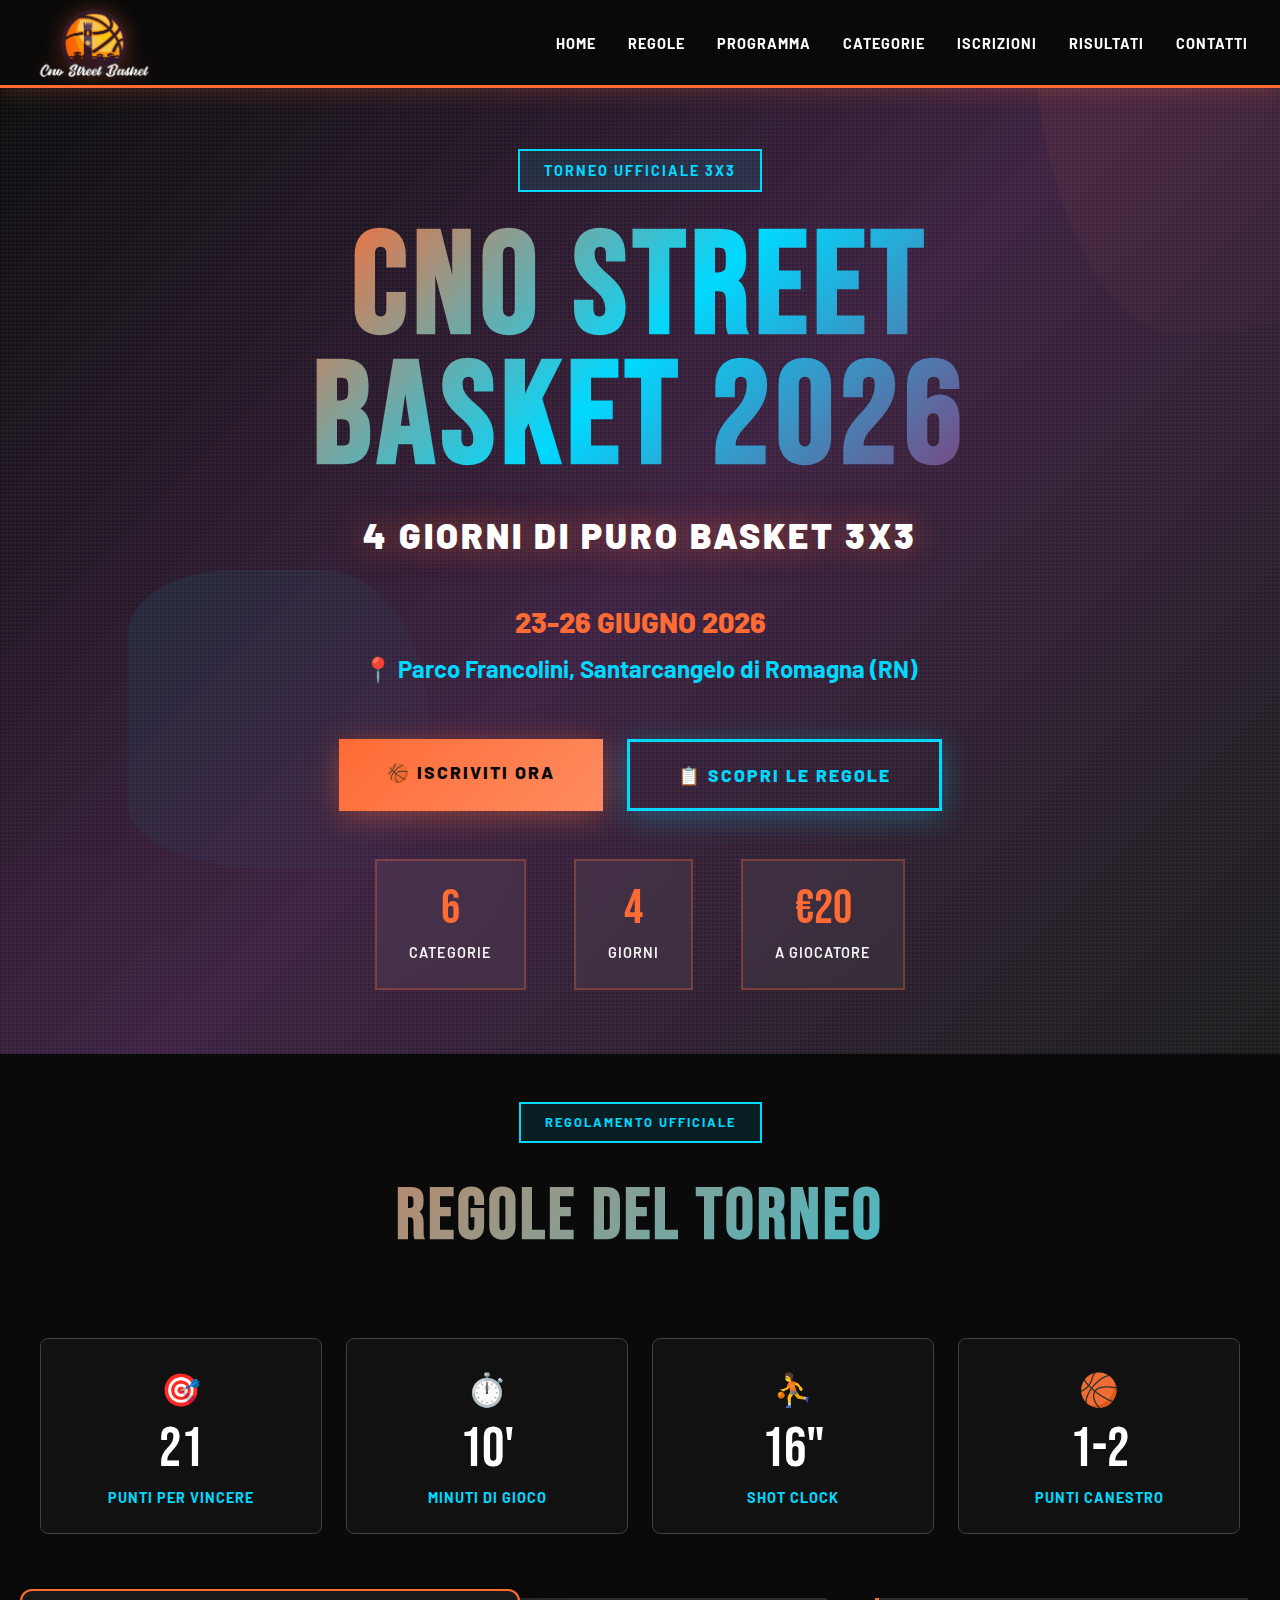
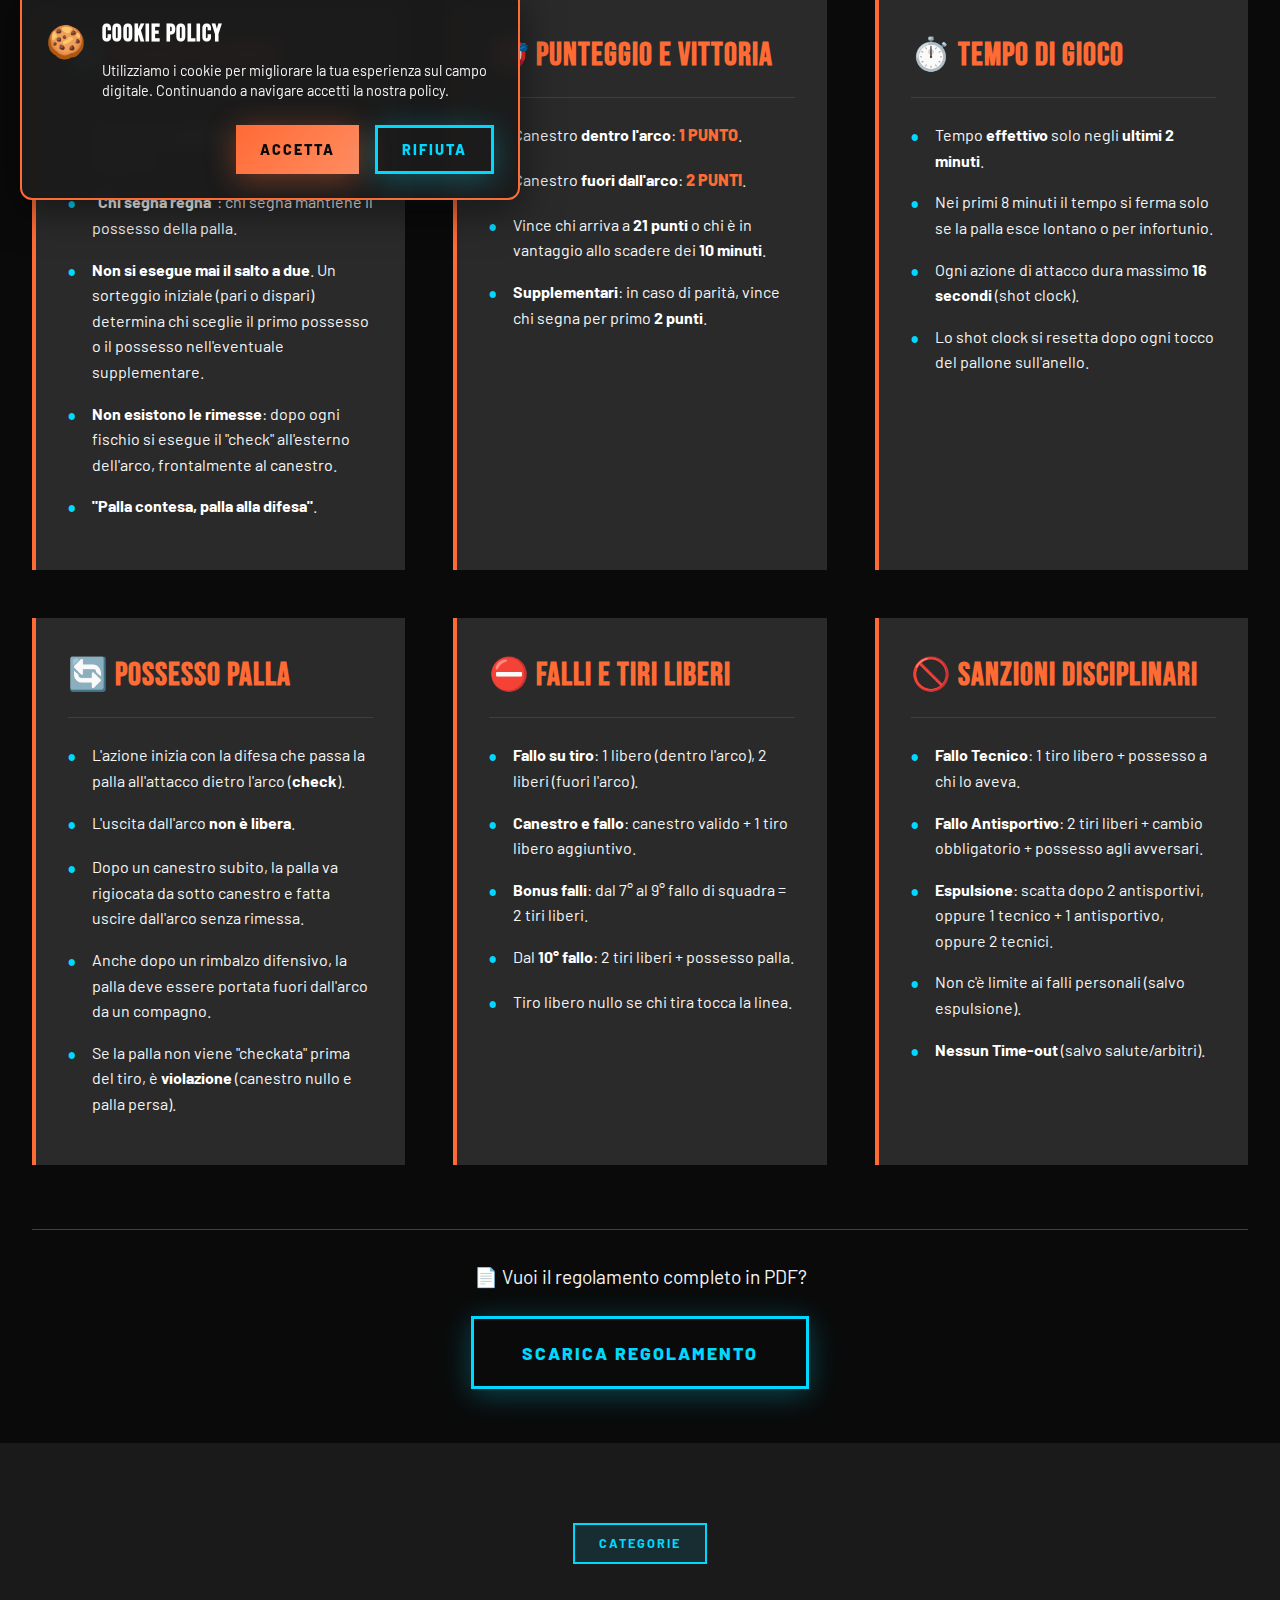
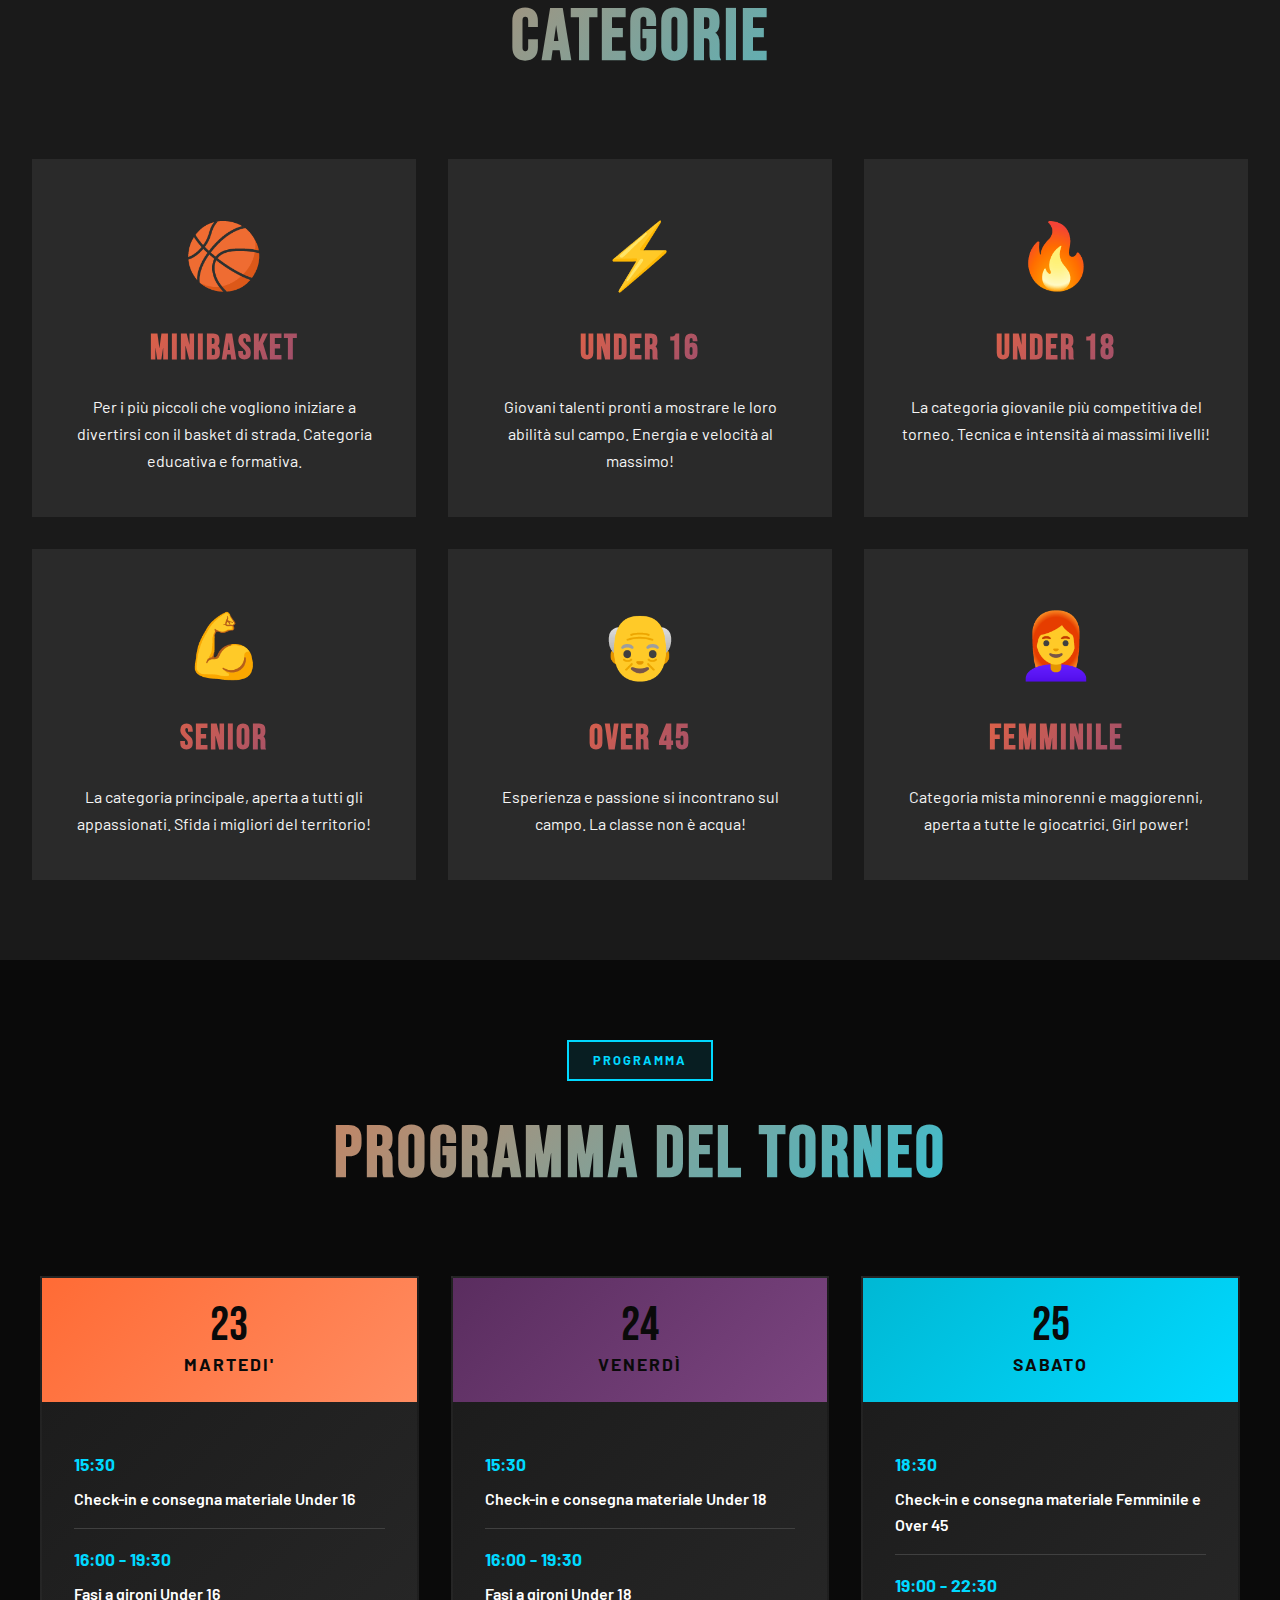
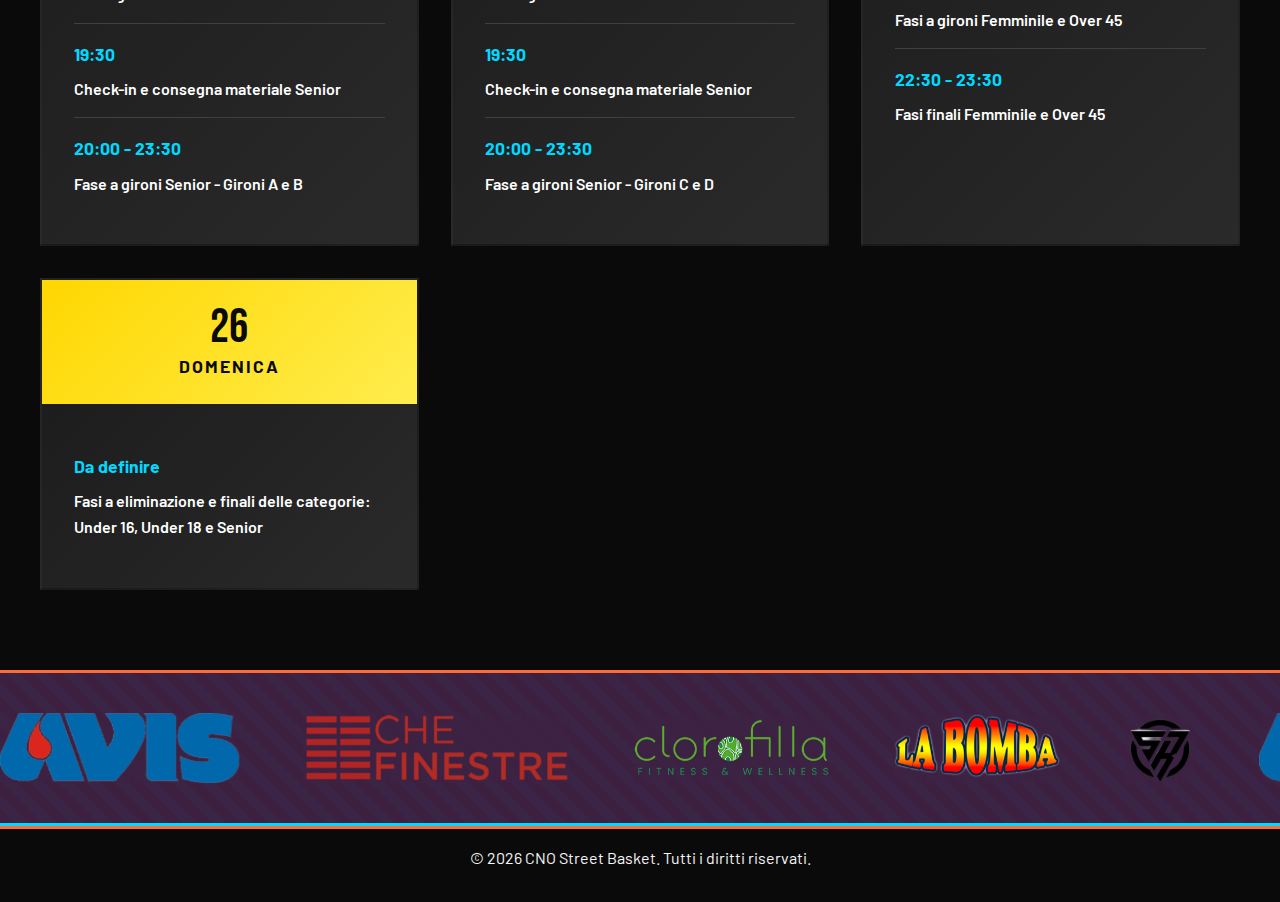
<file: index.html>
<!DOCTYPE html>
<html lang="it">
<head>
    <meta charset="UTF-8">
    <meta name="viewport" content="width=device-width, initial-scale=1.0">
    <title>CNO Street Basket 2026 | Torneo 3x3 - Santarcangelo di Romagna</title>
    <meta name="description" content="Torneo di basket 3x3 dal 23 al 26 giugno 2026 a Santarcangelo di Romagna. Iscriviti ora!">
    
    <link rel="icon" type="./assets/cnologo.png" href="assets/cnologo.png">
    <link rel="preconnect" href="https://fonts.googleapis.com">
    <link rel="preconnect" href="https://fonts.gstatic.com" crossorigin>
    <link href="https://fonts.googleapis.com/css2?family=Bebas+Neue&family=Barlow:wght@400;500;600;700;800;900&display=swap" rel="stylesheet">
    
    <link rel="stylesheet" href="css/index.css">
    <script src="./js/script.js"></script>
</head>
<body>
    <!-- NAVIGATION -->
    <nav>
        <div class="container">
            <div class="logo-container">
                <img src="./assets/cnologoWhite.png" alt="logo torneo" class="logo-img">
            </div>
            <div class="mobile-menu-btn" onclick="toggleMenu()">
                <span></span>
                <span></span>
                <span></span>
            </div>
            <ul id="navMenu">
                <li><a href="#home" onclick="closeMenu()">Home</a></li>
                <li><a href="#regole" onclick="closeMenu()">Regole</a></li>
                <li><a href="#programma" onclick="closeMenu()">Programma</a></li>
                <li><a href="#categorie" onclick="closeMenu()">Categorie</a></li>
                <li><a href="./pages/iscrizioni.html" onclick="closeMenu()">Iscrizioni</a></li>
                <li><a href="#risultati" onclick="closeMenu()">Risultati</a></li>
                <li><a href="#contatti" onclick="closeMenu()">Contatti</a></li>
            </ul>
        </div>
    </nav>

    <!-- HERO SECTION -->
    <section class="hero" id="home">
        <div class="hero-bg-shape shape-1"></div>
        <div class="hero-bg-shape shape-2"></div>
        <div class="hero-bg-shape shape-3"></div>
        
        <div class="hero-content">
            <div class="hero-badge">TORNEO UFFICIALE 3X3</div>
            
            <h1>CNO STREET<br>BASKET 2026</h1>
            
            <p class="subtitle">4 giorni di puro basket 3x3</p>
            
            <p class="date-location">
                <span class="highlight">23-26 GIUGNO 2026</span><br>
                <span class="location">📍 Parco Francolini, Santarcangelo di Romagna (RN)</span>
            </p>
            
            <div class="cta-buttons">
                <a href="./pages/iscrizioni.html" class="btn btn-primary">🏀 Iscriviti Ora</a>
                <a href="#regole" class="btn btn-secondary">📋 Scopri le Regole</a>
            </div>

            <div class="hero-stats">
                <div class="stat-item">
                    <div class="stat-number">6</div>
                    <div class="stat-label">Categorie</div>
                </div>
                <div class="stat-item">
                    <div class="stat-number">4</div>
                    <div class="stat-label">Giorni</div>
                </div>
                <div class="stat-item">
                    <div class="stat-number">€20</div>
                    <div class="stat-label">A Giocatore</div>
                </div>
            </div>
        </div>
    </section>

    <!-- REGOLE 3x3 -->
    <section class="quick-rules" id="regole" style="padding: 3rem 2rem">
        <div class="section-header">
            <div class="section-label">Regolamento Ufficiale</div>
            <h2 class="section-title">Regole del Torneo</h2>
        </div>

        <div class="rules-highlight">
            <div class="highlight-card">
                <div class="highlight-icon">🎯</div>
                <div class="highlight-number">21</div>
                <div class="highlight-label">Punti per Vincere</div>
            </div>
            <div class="highlight-card">
                <div class="highlight-icon">⏱️</div>
                <div class="highlight-number">10'</div>
                <div class="highlight-label">Minuti di Gioco</div>
            </div>
            <div class="highlight-card">
                <div class="highlight-icon">⛹️</div>
                <div class="highlight-number">16"</div>
                <div class="highlight-label">Shot Clock</div>
            </div>
            <div class="highlight-card">
                <div class="highlight-icon">🏀</div>
                <div class="highlight-number">1-2</div>
                <div class="highlight-label">Punti Canestro</div>
            </div>
        </div>

        <div class="rules-detailed">
            <div class="rules-section">
                <h3>⚙️ Regole di Base</h3>
                <div class="rule-item">
                    <span class="rule-bullet">•</span>
                    <p>Si gioca su <strong>una metà campo</strong> con un solo canestro.</p>
                </div>
                <div class="rule-item">
                    <span class="rule-bullet">•</span>
                    <p><strong>"Chi segna regna"</strong>: chi segna mantiene il possesso della palla.</p>
                </div>
                <div class="rule-item">
                    <span class="rule-bullet">•</span>
                    <p><strong>Non si esegue mai il salto a due</strong>. Un sorteggio iniziale (pari o dispari) determina chi sceglie il primo possesso o il possesso nell'eventuale supplementare.</p>
                </div>
                <div class="rule-item">
                    <span class="rule-bullet">•</span>
                    <p><strong>Non esistono le rimesse</strong>: dopo ogni fischio si esegue il "check" all'esterno dell'arco, frontalmente al canestro.</p>
                </div>
                <div class="rule-item">
                    <span class="rule-bullet">•</span>
                    <p><strong>"Palla contesa, palla alla difesa"</strong>.</p>
                </div>
            </div>

            <div class="rules-section">
                <h3>🎯 Punteggio e Vittoria</h3>
                <div class="rule-item">
                    <span class="rule-bullet">•</span>
                    <p>Canestro <strong>dentro l'arco</strong>: <span class="points">1 punto</span>.</p>
                </div>
                <div class="rule-item">
                    <span class="rule-bullet">•</span>
                    <p>Canestro <strong>fuori dall'arco</strong>: <span class="points">2 punti</span>.</p>
                </div>
                 <div class="rule-item">
                    <span class="rule-bullet">•</span>
                    <p>Vince chi arriva a <strong>21 punti</strong> o chi è in vantaggio allo scadere dei <strong>10 minuti</strong>.</p>
                </div>
                <div class="rule-item">
                    <span class="rule-bullet">•</span>
                    <p><strong>Supplementari</strong>: in caso di parità, vince chi segna per primo <strong>2 punti</strong>.</p>
                </div>
            </div>

            <div class="rules-section">
                <h3>⏱️ Tempo di Gioco</h3>
                <div class="rule-item">
                    <span class="rule-bullet">•</span>
                    <p>Tempo <strong>effettivo</strong> solo negli <strong>ultimi 2 minuti</strong>.</p>
                </div>
                <div class="rule-item">
                    <span class="rule-bullet">•</span>
                    <p>Nei primi 8 minuti il tempo si ferma solo se la palla esce lontano o per infortunio.</p>
                </div>
                <div class="rule-item">
                    <span class="rule-bullet">•</span>
                    <p>Ogni azione di attacco dura massimo <strong>16 secondi</strong> (shot clock).</p>
                </div>
                 <div class="rule-item">
                    <span class="rule-bullet">•</span>
                    <p>Lo shot clock si resetta dopo ogni tocco del pallone sull'anello.</p>
                </div>
            </div>

            <div class="rules-section">
                <h3>🔄 Possesso Palla</h3>
                 <div class="rule-item">
                    <span class="rule-bullet">•</span>
                    <p>L'azione inizia con la difesa che passa la palla all'attacco dietro l'arco (<strong>check</strong>).</p>
                </div>
                <div class="rule-item">
                    <span class="rule-bullet">•</span>
                    <p>L'uscita dall'arco <strong>non è libera</strong>.</p>
                </div>
                <div class="rule-item">
                    <span class="rule-bullet">•</span>
                    <p>Dopo un canestro subito, la palla va rigiocata da sotto canestro e fatta uscire dall'arco senza rimessa.</p>
                </div>
                <div class="rule-item">
                    <span class="rule-bullet">•</span>
                    <p>Anche dopo un rimbalzo difensivo, la palla deve essere portata fuori dall'arco da un compagno.</p>
                </div>
                 <div class="rule-item">
                    <span class="rule-bullet">•</span>
                    <p>Se la palla non viene "checkata" prima del tiro, è <strong>violazione</strong> (canestro nullo e palla persa).</p>
                </div>
            </div>

            <div class="rules-section">
                <h3>⛔ Falli e Tiri Liberi</h3>
                <div class="rule-item">
                    <span class="rule-bullet">•</span>
                    <p><strong>Fallo su tiro</strong>: 1 libero (dentro l'arco), 2 liberi (fuori l'arco).</p>
                </div>
                <div class="rule-item">
                    <span class="rule-bullet">•</span>
                    <p><strong>Canestro e fallo</strong>: canestro valido + 1 tiro libero aggiuntivo.</p>
                </div>
                <div class="rule-item">
                    <span class="rule-bullet">•</span>
                    <p><strong>Bonus falli</strong>: dal 7° al 9° fallo di squadra = 2 tiri liberi.</p>
                </div>
                 <div class="rule-item">
                    <span class="rule-bullet">•</span>
                    <p>Dal <strong>10° fallo</strong>: 2 tiri liberi + possesso palla.</p>
                </div>
                 <div class="rule-item">
                    <span class="rule-bullet">•</span>
                    <p>Tiro libero nullo se chi tira tocca la linea.</p>
                </div>
            </div>
            
             <div class="rules-section">
                <h3>🚫 Sanzioni Disciplinari</h3>
                <div class="rule-item">
                    <span class="rule-bullet">•</span>
                    <p><strong>Fallo Tecnico</strong>: 1 tiro libero + possesso a chi lo aveva.</p>
                </div>
                 <div class="rule-item">
                    <span class="rule-bullet">•</span>
                    <p><strong>Fallo Antisportivo</strong>: 2 tiri liberi + cambio obbligatorio + possesso agli avversari.</p>
                </div>
                <div class="rule-item">
                    <span class="rule-bullet">•</span>
                    <p><strong>Espulsione</strong>: scatta dopo 2 antisportivi, oppure 1 tecnico + 1 antisportivo, oppure 2 tecnici.</p>
                </div>
                 <div class="rule-item">
                    <span class="rule-bullet">•</span>
                    <p>Non c'è limite ai falli personali (salvo espulsione).</p>
                </div>
                 <div class="rule-item">
                    <span class="rule-bullet">•</span>
                    <p><strong>Nessun Time-out</strong> (salvo salute/arbitri).</p>
                </div>
            </div>
        </div>

        <div class="rules-download">
            <p>📄 Vuoi il regolamento completo in PDF?</p>
            <a href="assets/docs/regolamentoCNO.pdf" target="_blank" download="Regolamento_CNO_2026.pdf" class="btn btn-secondary">
                Scarica Regolamento
            </a>
        </div>
    </section>

    <!-- CATEGORIE -->
    <section class="categories" id="categorie">
        <div class="section-header">
            <div class="section-label">categorie</div>
            <h2 class="section-title">Categorie</h2>
        </div>

        <div class="categories-grid">
            <div class="category-card">
                <div class="category-icon">🏀</div>
                <div class="category-content">
                    <h3>MINIBASKET</h3>
                    <p>Per i più piccoli che vogliono iniziare a divertirsi con il basket di strada. Categoria educativa e formativa.</p>
                </div>
            </div>

            <div class="category-card">
                <div class="category-icon">⚡</div>
                <div class="category-content">
                    <h3>UNDER 16</h3>
                    <p>Giovani talenti pronti a mostrare le loro abilità sul campo. Energia e velocità al massimo!</p>
                </div>
            </div>

            <div class="category-card">
                <div class="category-icon">🔥</div>
                <div class="category-content">
                    <h3>UNDER 18</h3>
                    <p>La categoria giovanile più competitiva del torneo. Tecnica e intensità ai massimi livelli!</p>
                </div>
            </div>

            <div class="category-card">
                <div class="category-icon">💪</div>
                <div class="category-content">
                    <h3>SENIOR</h3>
                    <p>La categoria principale, aperta a tutti gli appassionati. Sfida i migliori del territorio!</p>
                </div>
            </div>

            <div class="category-card">
                <div class="category-icon">👴</div>
                <div class="category-content">
                    <h3>OVER 45</h3>
                    <p>Esperienza e passione si incontrano sul campo. La classe non è acqua!</p>
                </div>
            </div>

            <div class="category-card">
                <div class="category-icon">👩‍🦰</div>
                <div class="category-content">
                    <h3>FEMMINILE</h3>
                    <p>Categoria mista minorenni e maggiorenni, aperta a tutte le giocatrici. Girl power!</p>
                </div>
            </div>
        </div>
    </section>

    <!-- PROGRAMMA -->
    <section class="schedule" id="programma">
        <div class="schedule-container">
            <div class="section-header">
                <div class="section-label">Programma</div>
                <h2 class="section-title">Programma del Torneo</h2>
            </div>

            <div class="schedule-days">
                <div class="day-card">
                    <div class="day-header">
                        <div class="day-number">23</div>
                        <div class="day-name">Martedi'</div>
                    </div>
                    <div class="day-events">
                        <div class="event-item">
                            <div class="event-time">15:30</div>
                            <div class="event-title">Check-in e consegna materiale Under 16</div>
                        </div>
                        <div class="event-item">
                            <div class="event-time">16:00 - 19:30</div>
                            <div class="event-title">Fasi a gironi Under 16</div>
                        </div>
                        <div class="event-item">
                            <div class="event-time">19:30</div>
                            <div class="event-title">Check-in e consegna materiale Senior</div>
                        </div>
                        <div class="event-item">
                            <div class="event-time">20:00 - 23:30</div>
                            <div class="event-title">Fase a gironi Senior - Gironi A e B</div>
                        </div>
                    </div>
                </div>

                <div class="day-card">
                    <div class="day-header" style="background: linear-gradient(135deg, var(--purple), var(--purple-light));">
                        <div class="day-number">24</div>
                        <div class="day-name">Venerdì</div>
                    </div>
                    <div class="day-events">
                        <div class="event-item">
                            <div class="event-time">15:30</div>
                            <div class="event-title">Check-in e consegna materiale Under 18</div>
                        </div>
                        <div class="event-item">
                            <div class="event-time">16:00 - 19:30</div>
                            <div class="event-title">Fasi a gironi Under 18</div>
                        </div>
                        <div class="event-item">
                            <div class="event-time">19:30</div>
                            <div class="event-title">Check-in e consegna materiale Senior</div>
                        </div>
                        <div class="event-item">
                            <div class="event-time">20:00 - 23:30</div>
                            <div class="event-title">Fase a gironi Senior - Gironi C e D</div>
                        </div>
                    </div>
                </div>

                <div class="day-card">
                    <div class="day-header" style="background: linear-gradient(135deg, var(--cyan-dark), var(--cyan));">
                        <div class="day-number">25</div>
                        <div class="day-name">Sabato</div>
                    </div>
                    <div class="day-events">
                        <div class="event-item">
                            <div class="event-time">18:30</div>
                            <div class="event-title">Check-in e consegna materiale Femminile e Over 45</div>
                        </div>
                        <div class="event-item">
                            <div class="event-time">19:00 - 22:30</div>
                            <div class="event-title">Fasi a gironi Femminile e Over 45</div>
                        </div>
                        <div class="event-item">
                            <div class="event-time">22:30 - 23:30</div>
                            <div class="event-title">Fasi finali Femminile e Over 45</div>
                        </div>
                    </div>
                </div>

                <div class="day-card">
                    <div class="day-header" style="background: linear-gradient(135deg, #ffd700, #ffed4e);">
                        <div class="day-number">26</div>
                        <div class="day-name">Domenica</div>
                    </div>
                    <div class="day-events">
                        <div class="event-item">
                            <div class="event-time">Da definire</div>
                            <div class="event-title">Fasi a eliminazione e finali delle categorie: Under 16, Under 18 e Senior</div>
                        </div>
                    </div>
                </div>
            </div>
        </div>
    </section>

    <!-- SPONSOR BANNER -->
    <div class="sponsor-banner">
        <div class="sponsor-scroll">
            <img src="assets/sponsor/logo-avis.png" class="sponsor-logo" alt="Sponsor 1">
            <img src="assets/sponsor/logo-che-finestre.png" class="sponsor-logo" alt="Sponsor 2">
            <img src="assets/sponsor/logo-clorofilla.png" class="sponsor-logo" alt="Sponsor 3">
            <img src="assets/sponsor/logo-labomba.png" class="sponsor-logo" alt="Sponsor 4">
            <img src="assets/sponsor/logo-sr.png" class="sponsor-logo" alt="Sponsor 5">
            
            <img src="assets/sponsor/logo-avis.png" class="sponsor-logo" alt="Sponsor 1">
            <img src="assets/sponsor/logo-che-finestre.png" class="sponsor-logo" alt="Sponsor 2">
            <img src="assets/sponsor/logo-clorofilla.png" class="sponsor-logo" alt="Sponsor 3">
            <img src="assets/sponsor/logo-labomba.png" class="sponsor-logo" alt="Sponsor 4">
            <img src="assets/sponsor/logo-sr.png" class="sponsor-logo" alt="Sponsor 5">
        </div>
    </div>

    <!-- FOOTER -->
    <footer>
        <p>&copy; 2026 CNO Street Basket. Tutti i diritti riservati.</p>
        <!-- <div class="social-links">
            <a href="#" aria-label="Instagram">📷</a>
            <a href="#" aria-label="Facebook">📘</a>
            <a href="#" aria-label="Email">✉️</a>
        </div> -->
    </footer>

    <div id="cookieBanner" class="cookie-banner">
        <div class="cookie-content">
            <div class="cookie-icon">🍪</div>
            <div class="cookie-text">
                <h4>Cookie Policy</h4>
                <p>Utilizziamo i cookie per migliorare la tua esperienza sul campo digitale. Continuando a navigare accetti la nostra policy.</p>
            </div>
        </div>
        <div class="cookie-buttons">
            <button id="acceptCookies" class="btn btn-primary" style="padding: 0.8rem 1.5rem; font-size: 0.9rem;">Accetta</button>
            <button id="declineCookies" class="btn btn-secondary" style="padding: 0.8rem 1.5rem; font-size: 0.9rem;">Rifiuta</button>
        </div>
    </div>
</body>
</html>
</file>
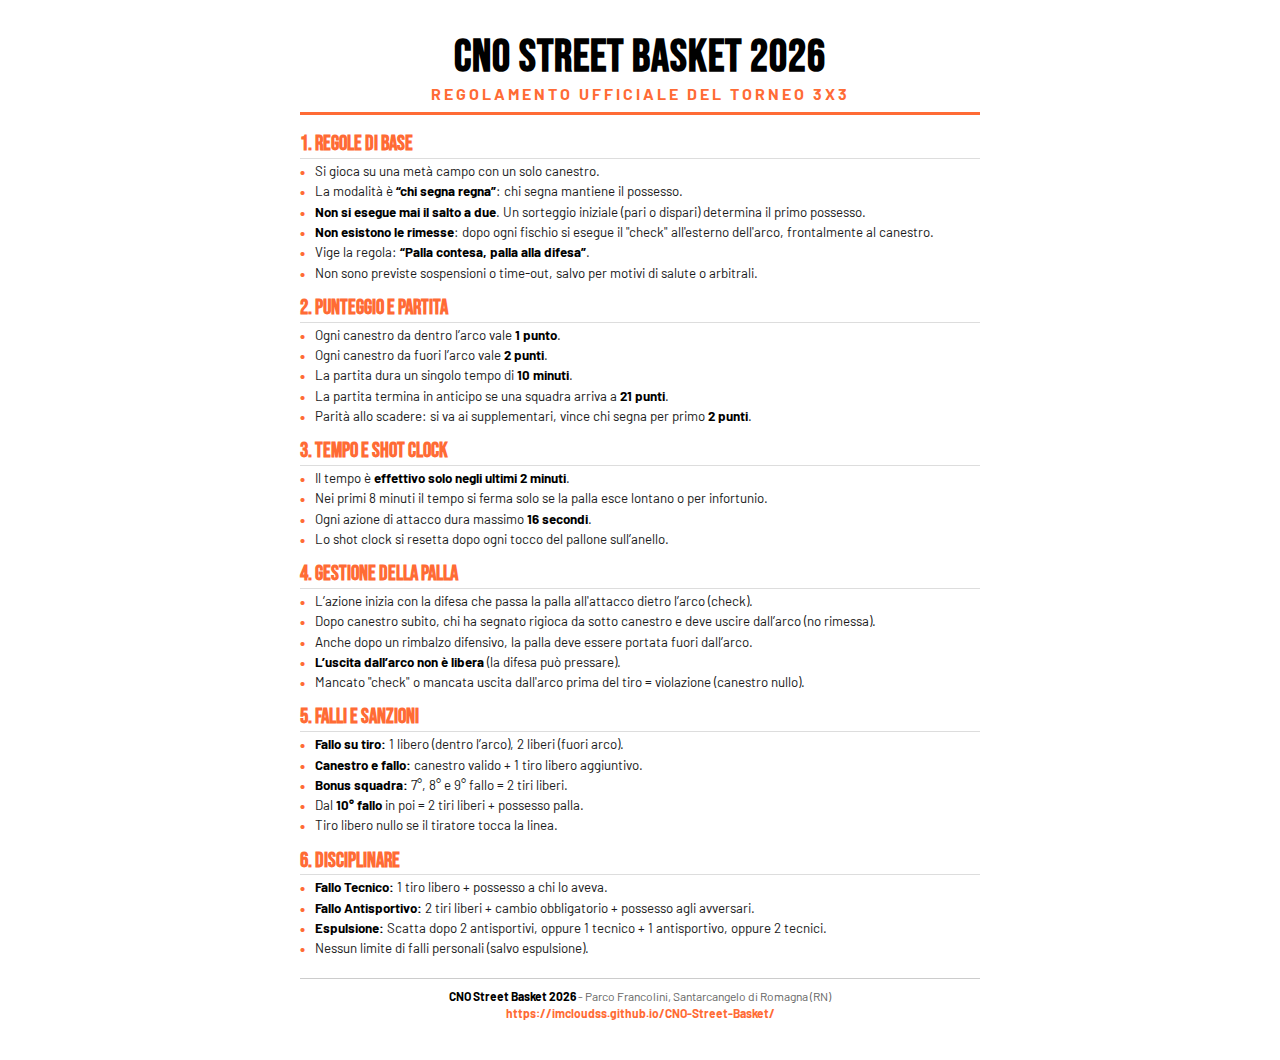
<file: docs/regolamento-print.html>
<!DOCTYPE html>
<html lang="it">
<head>
    <meta charset="UTF-8">
    <title>Regolamento CNO Street Basket 2026</title>
    <style>
        /* Importazione Font */
        @import url('https://fonts.googleapis.com/css2?family=Bebas+Neue&family=Barlow:wght@400;600;700&display=swap');

        /* Impostazioni Foglio A4 COMPATTO */
        body {
            font-family: 'Barlow', sans-serif;
            font-size: 10pt; /* Ridotto da 11pt */
            line-height: 1.3; /* Ridotto interlinea */
            color: #1a1a1a;
            max-width: 210mm;
            margin: 0 auto;
            padding: 10mm 15mm; /* Margini ridotti */
            background: white;
            box-sizing: border-box;
        }

        /* Intestazione */
        .header {
            text-align: center;
            border-bottom: 3px solid #ff6b35;
            padding-bottom: 8px; /* Spazio ridotto */
            margin-bottom: 15px; /* Spazio ridotto */
        }

        h1 {
            font-family: 'Bebas Neue', sans-serif;
            font-size: 34pt; /* Ridotto da 42pt */
            margin: 0;
            color: #000;
            line-height: 0.9;
            letter-spacing: 1px;
        }

        .subtitle {
            font-family: 'Barlow', sans-serif;
            font-size: 12pt;
            color: #ff6b35;
            text-transform: uppercase;
            font-weight: 700;
            letter-spacing: 3px;
            margin-top: 5px;
        }

        /* Titoli Sezioni */
        h2 {
            font-family: 'Bebas Neue', sans-serif;
            font-size: 16pt; /* Ridotto da 20pt */
            color: #ff6b35;
            margin-top: 12px; /* Spazio ridotto */
            margin-bottom: 4px;
            border-bottom: 1px solid #ddd;
            padding-bottom: 0px;
            page-break-after: avoid;
        }

        /* Liste */
        ul {
            list-style-type: none;
            padding-left: 0;
            margin-top: 0;
            margin-bottom: 0;
        }

        li {
            margin-bottom: 3px; /* Spazio tra punti elenco ridotto */
            position: relative;
            padding-left: 15px;
            text-align: justify;
        }

        /* Bullet points */
        li::before {
            content: "•";
            color: #ff6b35;
            font-weight: bold;
            font-size: 16px;
            position: absolute;
            left: 0;
            top: -2px;
        }

        strong {
            color: #000;
            font-weight: 700;
        }

        /* Footer */
        .footer {
            margin-top: 20px;
            padding-top: 10px;
            border-top: 1px solid #ccc;
            text-align: center;
            font-size: 9pt;
            color: #666;
            page-break-inside: avoid;
        }

        .footer a {
            color: #ff6b35;
            text-decoration: none;
            font-weight: 700;
            display: block;
            margin-top: 2px;
        }

        /* Stampa */
        @media print {
            body { margin: 0; padding: 10mm; }
            a { text-decoration: none; color: #000; }
        }
    </style>
</head>
<body>

    <div class="header">
        <h1>CNO STREET BASKET 2026</h1>
        <div class="subtitle">Regolamento Ufficiale del Torneo 3x3</div>
    </div>

    <h2>1. Regole di Base</h2>
    <ul>
        <li>Si gioca su una metà campo con un solo canestro.</li>
        <li>La modalità è <strong>“chi segna regna”</strong>: chi segna mantiene il possesso.</li>
        <li><strong>Non si esegue mai il salto a due</strong>. Un sorteggio iniziale (pari o dispari) determina il primo possesso.</li>
        <li><strong>Non esistono le rimesse</strong>: dopo ogni fischio si esegue il "check" all'esterno dell'arco, frontalmente al canestro.</li>
        <li>Vige la regola: <strong>“Palla contesa, palla alla difesa”</strong>.</li>
        <li>Non sono previste sospensioni o time-out, salvo per motivi di salute o arbitrali.</li>
    </ul>

    <h2>2. Punteggio e Partita</h2>
    <ul>
        <li>Ogni canestro da dentro l’arco vale <strong>1 punto</strong>.</li>
        <li>Ogni canestro da fuori l’arco vale <strong>2 punti</strong>.</li>
        <li>La partita dura un singolo tempo di <strong>10 minuti</strong>.</li>
        <li>La partita termina in anticipo se una squadra arriva a <strong>21 punti</strong>.</li>
        <li>Parità allo scadere: si va ai supplementari, vince chi segna per primo <strong>2 punti</strong>.</li>
    </ul>

    <h2>3. Tempo e Shot Clock</h2>
    <ul>
        <li>Il tempo è <strong>effettivo solo negli ultimi 2 minuti</strong>.</li>
        <li>Nei primi 8 minuti il tempo si ferma solo se la palla esce lontano o per infortunio.</li>
        <li>Ogni azione di attacco dura massimo <strong>16 secondi</strong>.</li>
        <li>Lo shot clock si resetta dopo ogni tocco del pallone sull’anello.</li>
    </ul>

    <h2>4. Gestione della Palla</h2>
    <ul>
        <li>L’azione inizia con la difesa che passa la palla all'attacco dietro l’arco (check).</li>
        <li>Dopo canestro subito, chi ha segnato rigioca da sotto canestro e deve uscire dall’arco (no rimessa).</li>
        <li>Anche dopo un rimbalzo difensivo, la palla deve essere portata fuori dall’arco.</li>
        <li><strong>L’uscita dall’arco non è libera</strong> (la difesa può pressare).</li>
        <li>Mancato "check" o mancata uscita dall'arco prima del tiro = violazione (canestro nullo).</li>
    </ul>

    <h2>5. Falli e Sanzioni</h2>
    <ul>
        <li><strong>Fallo su tiro:</strong> 1 libero (dentro l’arco), 2 liberi (fuori arco).</li>
        <li><strong>Canestro e fallo:</strong> canestro valido + 1 tiro libero aggiuntivo.</li>
        <li><strong>Bonus squadra:</strong> 7°, 8° e 9° fallo = 2 tiri liberi.</li>
        <li>Dal <strong>10° fallo</strong> in poi = 2 tiri liberi + possesso palla.</li>
        <li>Tiro libero nullo se il tiratore tocca la linea.</li>
    </ul>

    <h2>6. Disciplinare</h2>
    <ul>
        <li><strong>Fallo Tecnico:</strong> 1 tiro libero + possesso a chi lo aveva.</li>
        <li><strong>Fallo Antisportivo:</strong> 2 tiri liberi + cambio obbligatorio + possesso agli avversari.</li>
        <li><strong>Espulsione:</strong> Scatta dopo 2 antisportivi, oppure 1 tecnico + 1 antisportivo, oppure 2 tecnici.</li>
        <li>Nessun limite di falli personali (salvo espulsione).</li>
    </ul>

    <div class="footer">
        <strong>CNO Street Basket 2026</strong> - Parco Francolini, Santarcangelo di Romagna (RN)<br>
        <a href="https://imcloudss.github.io/CNO-Street-Basket/" target="_blank">
            https://imcloudss.github.io/CNO-Street-Basket/
        </a>
    </div>

</body>
</html>
</file>
<file: css/index.css>
:root {
    --black: #0a0a0a;
    --orange: #ff6b35;
    --orange-dark: #e85a2a;
    --orange-light: #ff8c61;
    --purple: #5a2d5f;
    --purple-dark: #3d1f40;
    --purple-light: #7b4580;
    --cyan: #00d9ff;
    --cyan-dark: #00b8d4;
    --grey-dark: #1a1a1a;
    --grey: #2a2a2a;
    --grey-light: #404040;
    --white: #ffffff;
    --white-off: #f5f5f5;
}

* {
    margin: 0;
    padding: 0;
    box-sizing: border-box;
}

body {
    font-family: 'Barlow', sans-serif;
    background: var(--black);
    color: var(--white);
    overflow-x: hidden;
    line-height: 1.6;
}

/* NAVIGATION */
nav {
    position: fixed;
    top: 0;
    width: 100%;
    background: rgba(10, 10, 10, 0.95);
    backdrop-filter: blur(10px);
    z-index: 1000;
    border-bottom: 3px solid var(--orange);
    box-shadow: 0 4px 20px rgba(255, 107, 53, 0.2);
}

nav .container {
    max-width: 1400px;
    margin: 0 auto;
    padding: 0 2rem;
    display: flex;
    justify-content: space-between;
    align-items: center;
    height: 85px;
}

.logo-container {
    display: flex;
    align-items: center;
    gap: 1rem;
}

.logo-img {
    height: 70px;
    width: auto;
    filter: drop-shadow(0 0 10px rgba(255, 107, 53, 0.3));
    transition: all 0.3s ease;
}

.logo-img:hover {
    transform: scale(1.05);
    filter: drop-shadow(0 0 15px rgba(255, 107, 53, 0.5));
}

nav ul {
    display: flex;
    list-style: none;
    gap: 2rem;
}

nav a {
    color: var(--white);
    text-decoration: none;
    font-weight: 700;
    text-transform: uppercase;
    font-size: 0.9rem;
    letter-spacing: 1px;
    transition: all 0.3s ease;
    position: relative;
}

nav a:hover {
    color: var(--cyan);
}

nav a::after {
    content: '';
    position: absolute;
    bottom: -5px;
    left: 0;
    width: 0;
    height: 3px;
    background: linear-gradient(90deg, var(--orange), var(--cyan));
    transition: width 0.3s ease;
}

nav a:hover::after {
    width: 100%;
}

.mobile-menu-btn {
    display: none;
    flex-direction: column;
    gap: 5px;
    cursor: pointer;
    z-index: 1001;
}

.mobile-menu-btn span {
    width: 25px;
    height: 3px;
    background: var(--orange);
    transition: all 0.3s ease;
}

/* HERO SECTION - ENERGICO E DINAMICO */
.hero {
    margin-top: 85px;
    min-height: calc(100vh - 85px);
    background: linear-gradient(135deg, var(--black) 0%, var(--purple-dark) 50%, var(--grey-dark) 100%);
    position: relative;
    overflow: hidden;
    display: flex;
    align-items: center;
    justify-content: center;
    padding: 4rem 2rem;
}

/* Pattern dinamico di sfondo */
.hero::before {
    content: '';
    position: absolute;
    top: 0;
    left: 0;
    right: 0;
    bottom: 0;
    background: 
        repeating-linear-gradient(0deg, transparent, transparent 2px, rgba(255, 107, 53, 0.05) 2px, rgba(255, 107, 53, 0.05) 4px),
        repeating-linear-gradient(90deg, transparent, transparent 2px, rgba(0, 217, 255, 0.05) 2px, rgba(0, 217, 255, 0.05) 4px);
    pointer-events: none;
    animation: patternMove 20s linear infinite;
}

@keyframes patternMove {
    0% { transform: translate(0, 0); }
    100% { transform: translate(20px, 20px); }
}

.hero-content {
    text-align: center;
    z-index: 2;
    max-width: 1200px;
    animation: heroFadeIn 1s ease;
}

@keyframes heroFadeIn {
    from {
        opacity: 0;
        transform: translateY(40px);
    }
    to {
        opacity: 1;
        transform: translateY(0);
    }
}

.hero-badge {
    display: inline-block;
    padding: 0.5rem 1.5rem;
    background: rgba(0, 217, 255, 0.1);
    border: 2px solid var(--cyan);
    color: var(--cyan);
    font-weight: 700;
    text-transform: uppercase;
    font-size: 0.9rem;
    letter-spacing: 2px;
    margin-bottom: 2rem;
    animation: badgePulse 3s ease infinite;
}

@keyframes badgePulse {
    0%, 100% { box-shadow: 0 0 20px rgba(0, 217, 255, 0.3); }
    50% { box-shadow: 0 0 40px rgba(0, 217, 255, 0.6); }
}

.hero h1 {
    font-family: 'Bebas Neue', sans-serif;
    font-size: clamp(3.5rem, 12vw, 9rem);
    line-height: 0.9;
    margin-bottom: 1.5rem;
    background: linear-gradient(135deg, var(--orange) 0%, var(--cyan) 50%, var(--purple-light) 100%);
    -webkit-background-clip: text;
    -webkit-text-fill-color: transparent;
    background-clip: text;
    letter-spacing: 6px;
    animation: titleFloat 4s ease-in-out infinite;
}

@keyframes titleFloat {
    0%, 100% { transform: translateY(0); }
    50% { transform: translateY(-10px); }
}

.hero .subtitle {
    font-size: clamp(1.3rem, 3.5vw, 2.2rem);
    font-weight: 900;
    color: var(--white);
    margin-bottom: 2rem;
    text-transform: uppercase;
    letter-spacing: 3px;
    text-shadow: 0 0 30px rgba(255, 107, 53, 0.5);
}

.hero .date-location {
    font-size: clamp(1.1rem, 2.5vw, 1.5rem);
    color: var(--white-off);
    margin-bottom: 3rem;
    font-weight: 600;
    line-height: 1.8;
}

.hero .date-location .highlight {
    color: var(--orange);
    font-weight: 800;
    font-size: 1.2em;
    display: inline-block;
    animation: highlightGlow 2s ease infinite;
}

@keyframes highlightGlow {
    0%, 100% { text-shadow: 0 0 10px rgba(255, 107, 53, 0.5); }
    50% { text-shadow: 0 0 20px rgba(255, 107, 53, 0.8); }
}

.hero .date-location .location {
    color: var(--cyan);
    font-weight: 700;
}

.cta-buttons {
    display: flex;
    gap: 1.5rem;
    justify-content: center;
    flex-wrap: wrap;
    margin-bottom: 3rem;
}

.btn {
    padding: 1.2rem 3rem;
    font-size: 1.1rem;
    font-weight: 800;
    text-transform: uppercase;
    letter-spacing: 2px;
    border: none;
    cursor: pointer;
    transition: all 0.4s ease;
    text-decoration: none;
    display: inline-block;
    position: relative;
    overflow: hidden;
    font-family: 'Barlow', sans-serif;
}

.btn::before {
    content: '';
    position: absolute;
    top: 50%;
    left: 50%;
    width: 0;
    height: 0;
    border-radius: 50%;
    background: rgba(255, 255, 255, 0.2);
    transform: translate(-50%, -50%);
    transition: width 0.6s, height 0.6s;
}

.btn:hover::before {
    width: 300px;
    height: 300px;
}

.btn-primary {
    background: linear-gradient(135deg, var(--orange), var(--orange-light));
    color: var(--black);
    box-shadow: 0 5px 30px rgba(255, 107, 53, 0.4);
}

.btn-primary:hover {
    transform: translateY(-5px) scale(1.05);
    box-shadow: 0 10px 40px rgba(255, 107, 53, 0.6);
}

.btn-secondary {
    background: transparent;
    color: var(--cyan);
    border: 3px solid var(--cyan);
    box-shadow: 0 5px 30px rgba(0, 217, 255, 0.3);
}

.btn-secondary:hover {
    background: var(--cyan);
    color: var(--black);
    transform: translateY(-5px) scale(1.05);
    box-shadow: 0 10px 40px rgba(0, 217, 255, 0.6);
}

/* Elementi decorativi dinamici */
.hero-bg-shape {
    position: absolute;
    opacity: 0.08;
    animation: shapeFloat 25s infinite ease-in-out;
}

.shape-1 {
    width: 500px;
    height: 500px;
    background: linear-gradient(135deg, var(--orange), transparent);
    border-radius: 30% 70% 70% 30% / 30% 30% 70% 70%;
    top: -250px;
    right: -250px;
    animation-delay: 0s;
}

.shape-2 {
    width: 400px;
    height: 400px;
    background: linear-gradient(135deg, var(--purple), transparent);
    border-radius: 70% 30% 30% 70% / 70% 70% 30% 30%;
    bottom: -200px;
    left: -200px;
    animation-delay: 5s;
}

.shape-3 {
    width: 300px;
    height: 300px;
    background: linear-gradient(135deg, var(--cyan), transparent);
    border-radius: 50% 50% 30% 70% / 30% 70% 70% 30%;
    top: 50%;
    left: 10%;
    animation-delay: 10s;
}

@keyframes shapeFloat {
    0%, 100% { 
        transform: translate(0, 0) rotate(0deg) scale(1);
    }
    33% { 
        transform: translate(30px, -30px) rotate(120deg) scale(1.1);
    }
    66% { 
        transform: translate(-30px, 30px) rotate(240deg) scale(0.9);
    }
}

/* Icone/stats rapide nella hero */
.hero-stats {
    display: flex;
    gap: 3rem;
    justify-content: center;
    flex-wrap: wrap;
    margin-top: 3rem;
}

.stat-item {
    text-align: center;
    padding: 1.5rem 2rem;
    background: rgba(255, 255, 255, 0.05);
    backdrop-filter: blur(10px);
    border: 2px solid rgba(255, 107, 53, 0.3);
    transition: all 0.3s ease;
}

.stat-item:hover {
    border-color: var(--orange);
    transform: translateY(-5px);
    background: rgba(255, 107, 53, 0.1);
}

.stat-number {
    font-family: 'Bebas Neue', sans-serif;
    font-size: 3rem;
    color: var(--orange);
    line-height: 1;
    margin-bottom: 0.5rem;
}

.stat-label {
    font-size: 0.9rem;
    color: var(--white-off);
    text-transform: uppercase;
    letter-spacing: 1px;
    font-weight: 600;
}

.section-header {
    text-align: center;
    margin-bottom: 4rem;
    width: 100%;
}

/* REGOLE 3X3 */
.rules-highlight {
    display: grid;
    grid-template-columns: repeat(auto-fit, minmax(200px, 1fr));
    gap: 1.5rem;
    max-width: 1200px;
    margin: 0 auto 4rem auto;
}

.highlight-card {
    background: rgba(255, 255, 255, 0.03);
    border: 1px solid var(--grey-light);
    padding: 1.5rem;
    text-align: center;
    border-radius: 8px;
    transition: all 0.3s ease;
}

.highlight-card:hover {
    border-color: var(--cyan);
    background: rgba(0, 217, 255, 0.05);
    transform: translateY(-5px);
    box-shadow: 0 5px 20px rgba(0, 217, 255, 0.15);
}

.highlight-icon {
    font-size: 2rem;
    margin-bottom: 0.5rem;
}

.highlight-number {
    font-family: 'Bebas Neue', sans-serif;
    font-size: 3.5rem;
    line-height: 1;
    color: var(--white);
    margin-bottom: 0.5rem;
}

.highlight-label {
    color: var(--cyan);
    font-weight: 700;
    text-transform: uppercase;
    letter-spacing: 1px;
    font-size: 0.9rem;
}

/* Griglia per le sezioni dettagliate del regolamento */
.section-label{
    display: inline-block;
    padding: 0.5rem 1.5rem;
    background: rgba(0, 217, 255, 0.1);
    border: 2px solid #00d9ff;
    color: #00d9ff;
    font-weight: 700;
    text-transform: uppercase;
    font-size: 0.8rem;
    letter-spacing: 2px;
    margin-bottom: 1rem;
}
.section-title {
    font-family: 'Bebas Neue', sans-serif;
    font-size: clamp(2.5rem, 6vw, 4.5rem);
    letter-spacing: 3px;
    background: linear-gradient(135deg, var(--orange), var(--cyan));
    -webkit-background-clip: text;
    background-clip: text;
    -webkit-text-fill-color: transparent;
    margin-bottom: 1rem;
}

.section-subtitle {
    font-size: 1.2rem;
    color: var(--white-off);
    max-width: 600px;
    margin: 0 auto;
}

.rules-detailed {
    display: grid;
    grid-template-columns: repeat(auto-fit, minmax(350px, 1fr));
    gap: 3rem;
    max-width: 1400px;
    margin: 0 auto;
}

.rules-section {
    background: var(--grey);
    padding: 2rem;
    border-left: 4px solid var(--orange);
    height: 100%;
}

.rules-section:hover {
    background: var(--grey-light);
}

.rules-section h3 {
    font-family: 'Bebas Neue', sans-serif;
    font-size: 2rem;
    color: var(--orange);
    margin-bottom: 1.5rem;
    letter-spacing: 1px;
    border-bottom: 1px solid rgba(255, 255, 255, 0.1);
    padding-bottom: 1rem;
}

/* Lista regole */
.rule-item {
    display: flex;
    gap: 1rem;
    margin-bottom: 1rem;
    align-items: flex-start;
}

.rule-bullet {
    color: var(--cyan);
    font-size: 1.5rem;
    line-height: 1.2;
    font-weight: bold;
}

.rule-item p {
    margin: 0;
    color: var(--white-off);
    font-size: 1rem;
    line-height: 1.6;
}

.rule-item p strong {
    color: var(--white);
    font-weight: 700;
}

.points {
    color: var(--orange);
    font-weight: 800;
    text-transform: uppercase;
}

/* Bottone Download */
.rules-download {
    text-align: center;
    margin-top: 4rem;
    padding-top: 2rem;
    border-top: 1px solid var(--grey-light);
}

.rules-download p {
    color: var(--white-off);
    margin-bottom: 1.5rem;
    font-size: 1.2rem;
}

/* Responsive */
@media (max-width: 768px) {
    .rules-highlight {
        grid-template-columns: 1fr 1fr;
    }
    .rules-detailed {
        grid-template-columns: 1fr;
        gap: 2rem;
    }
}

/* PROGRAMMA */
.schedule {
    background: var(--black);
    padding: 5rem 2rem;
}

.schedule-container {
    max-width: 1200px;
    margin: 0 auto;
}

.schedule-days {
    display: grid;
    grid-template-columns: repeat(auto-fit, minmax(280px, 1fr));
    gap: 2rem;
    margin-top: 3rem;
}

.day-card {
    background: linear-gradient(135deg, var(--grey-dark), var(--grey));
    padding: 0;
    overflow: hidden;
    border: 2px solid transparent;
    transition: all 0.3s ease;
}

.day-card:hover {
    border-color: var(--orange);
    transform: translateY(-10px);
    box-shadow: 0 15px 40px rgba(255, 107, 53, 0.3);
}

.day-header {
    background: linear-gradient(135deg, var(--orange), var(--orange-light));
    padding: 1.5rem;
    text-align: center;
}

.day-number {
    font-family: 'Bebas Neue', sans-serif;
    font-size: 3rem;
    color: var(--black);
    line-height: 1;
}

.day-name {
    font-weight: 700;
    text-transform: uppercase;
    color: var(--black);
    font-size: 1.1rem;
    letter-spacing: 2px;
}

.day-events {
    padding: 2rem;
}

.event-item {
    padding: 1rem 0;
    border-bottom: 1px solid var(--grey-light);
}

.event-item:last-child {
    border-bottom: none;
}

.event-time {
    font-weight: 700;
    color: var(--cyan);
    font-size: 1.1rem;
    margin-bottom: 0.5rem;
}

.event-title {
    color: var(--white);
    font-weight: 600;
}

/* CATEGORIE */
.categories {
    background: var(--grey-dark);
    padding: 5rem 2rem;
}

.categories-grid {
    display: grid;
    grid-template-columns: repeat(auto-fit, minmax(300px, 1fr));
    gap: 2rem;
    max-width: 1400px;
    margin: 0 auto;
}

.category-card {
    background: var(--grey);
    padding: 0;
    overflow: hidden;
    position: relative;
    transition: all 0.4s ease;
    cursor: pointer;
    border: 3px solid transparent;
}

.category-card::before {
    content: '';
    position: absolute;
    top: 0;
    left: 0;
    right: 0;
    height: 6px;
    background: linear-gradient(90deg, var(--orange), var(--cyan));
    transform: scaleX(0);
    transform-origin: left;
    transition: transform 0.4s ease;
}

.category-card:hover::before {
    transform: scaleX(1);
}

.category-card:hover {
    transform: scale(1.05);
    border-color: var(--purple-light);
    box-shadow: 0 15px 50px rgba(123, 69, 128, 0.4);
}

.category-icon {
    padding: 2.5rem 2rem 1rem 2rem;
    font-size: 4rem;
    text-align: center;
}

.category-content {
    padding: 0 2rem 2.5rem 2rem;
}

.category-card h3 {
    font-family: 'Bebas Neue', sans-serif;
    font-size: 2.2rem;
    background: linear-gradient(135deg, var(--orange), var(--purple-light));
    -webkit-background-clip: text;
    -webkit-text-fill-color: transparent;
    background-clip: text;
    margin-bottom: 1rem;
    letter-spacing: 2px;
    text-align: center;
}

.category-card p {
    color: var(--white-off);
    font-size: 1rem;
    line-height: 1.7;
    text-align: center;
}

/* SPONSOR BANNER */
.sponsor-banner {
    background: var(--purple-dark);
    padding: 2.5rem 0;
    overflow: hidden;
    border-top: 3px solid var(--orange);
    border-bottom: 3px solid var(--cyan);
    position: relative;
}

.sponsor-banner::before {
    content: '';
    position: absolute;
    top: 0;
    left: 0;
    right: 0;
    bottom: 0;
    background: repeating-linear-gradient(
        45deg,
        transparent,
        transparent 10px,
        rgba(0, 217, 255, 0.03) 10px,
        rgba(0, 217, 255, 0.03) 20px
    );
    pointer-events: none;
}

.sponsor-scroll {
    display: flex;
    animation: scroll 30s linear infinite;
    gap: 4rem;
}

.sponsor-logo {
    height: 70px;
    width: auto;
    display: flex;
    align-items: center;
    justify-content: center;
    font-weight: 700;
    color: var(--white);
    flex-shrink: 0;
    transition: all 0.3s ease;
    backdrop-filter: blur(5px);
}

.sponsor-logo:hover {
    border-color: var(--orange);
    background: rgba(204, 204, 204, 0.1);
    transform: scale(1.1);
}

@keyframes scroll {
    0% { transform: translateX(0); }
    100% { transform: translateX(-50%); }
}

/* FOOTER */
footer {
    background: var(--black);
    padding: 1rem 2rem;
    text-align: center;
    border-top: 3px solid var(--orange);
}

footer p {
    color: var(--white-off);
    margin-bottom: 1rem;
}

.social-links {
    display: flex;
    gap: 1.5rem;
    justify-content: center;
    margin-top: 1.5rem;
}

.social-links a {
    color: var(--white);
    font-size: 1.5rem;
    transition: all 0.3s ease;
}

.social-links a:hover {
    color: var(--orange);
    transform: translateY(-5px);
}

/* RESPONSIVE */
@media (max-width: 768px) {
    nav ul {
        position: fixed;
        top: 85px;
        left: -100%;
        width: 100%;
        height: calc(100vh - 85px);
        background: rgba(10, 10, 10, 0.98);
        flex-direction: column;
        align-items: center;
        justify-content: center;
        transition: left 0.3s ease;
    }

    nav ul.active {
        left: 0;
    }

    .mobile-menu-btn {
        display: flex;
    }

    .mobile-menu-btn.active span:nth-child(1) {
        transform: rotate(45deg) translate(8px, 8px);
    }

    .mobile-menu-btn.active span:nth-child(2) {
        opacity: 0;
    }

    .mobile-menu-btn.active span:nth-child(3) {
        transform: rotate(-45deg) translate(7px, -7px);
    }

    .hero-stats {
        gap: 1.5rem;
    }

    .stat-item {
        padding: 1rem 1.5rem;
    }

    .stat-number {
        font-size: 2rem;
    }

    .cta-buttons {
        flex-direction: column;
        width: 100%;
    }

    .btn {
        width: 100%;
    }

    .quick-rules::before {
        font-size: 15rem;
        right: -50px;
    }
}

/* =========================================
   COOKIE BANNER STYLE
   ========================================= */
.cookie-banner {
    position: fixed;
    bottom: -100%; /* Nascondi inizialmente sotto lo schermo */
    left: 20px;
    right: 20px;
    max-width: 500px; /* Non troppo largo su desktop */
    background: rgba(26, 26, 26, 0.95); /* Grigio scuro quasi nero */
    backdrop-filter: blur(10px);
    border: 2px solid var(--orange);
    border-radius: 12px;
    padding: 1.5rem;
    box-shadow: 0 10px 40px rgba(0, 0, 0, 0.5);
    z-index: 9999; /* Sopra a tutto */
    display: flex;
    flex-direction: column;
    gap: 1.5rem;
    transition: bottom 0.5s cubic-bezier(0.175, 0.885, 0.32, 1.275); /* Animazione rimbalzo */
}

/* Classe per mostrare il banner */
.cookie-banner.show {
    bottom: 20px; /* Posizione finale */
}

.cookie-content {
    display: flex;
    gap: 1rem;
    align-items: flex-start;
}

.cookie-icon {
    font-size: 2rem;
}

.cookie-text h4 {
    font-family: 'Bebas Neue', sans-serif;
    color: var(--white);
    font-size: 1.5rem;
    margin-bottom: 0.5rem;
    letter-spacing: 1px;
}

.cookie-text p {
    font-size: 0.9rem;
    color: var(--white-off);
    line-height: 1.4;
    margin: 0;
}

.cookie-buttons {
    display: flex;
    gap: 1rem;
    justify-content: flex-end;
}

/* Adattamento Mobile */
@media (max-width: 600px) {
    .cookie-banner {
        left: 10px;
        right: 10px;
        bottom: -100%;
    }
    .cookie-banner.show {
        bottom: 10px;
    }
    .cookie-buttons {
        width: 100%;
    }
    .cookie-buttons button {
        flex: 1; /* Bottoni a larghezza piena su mobile */
    }
}
</file>
